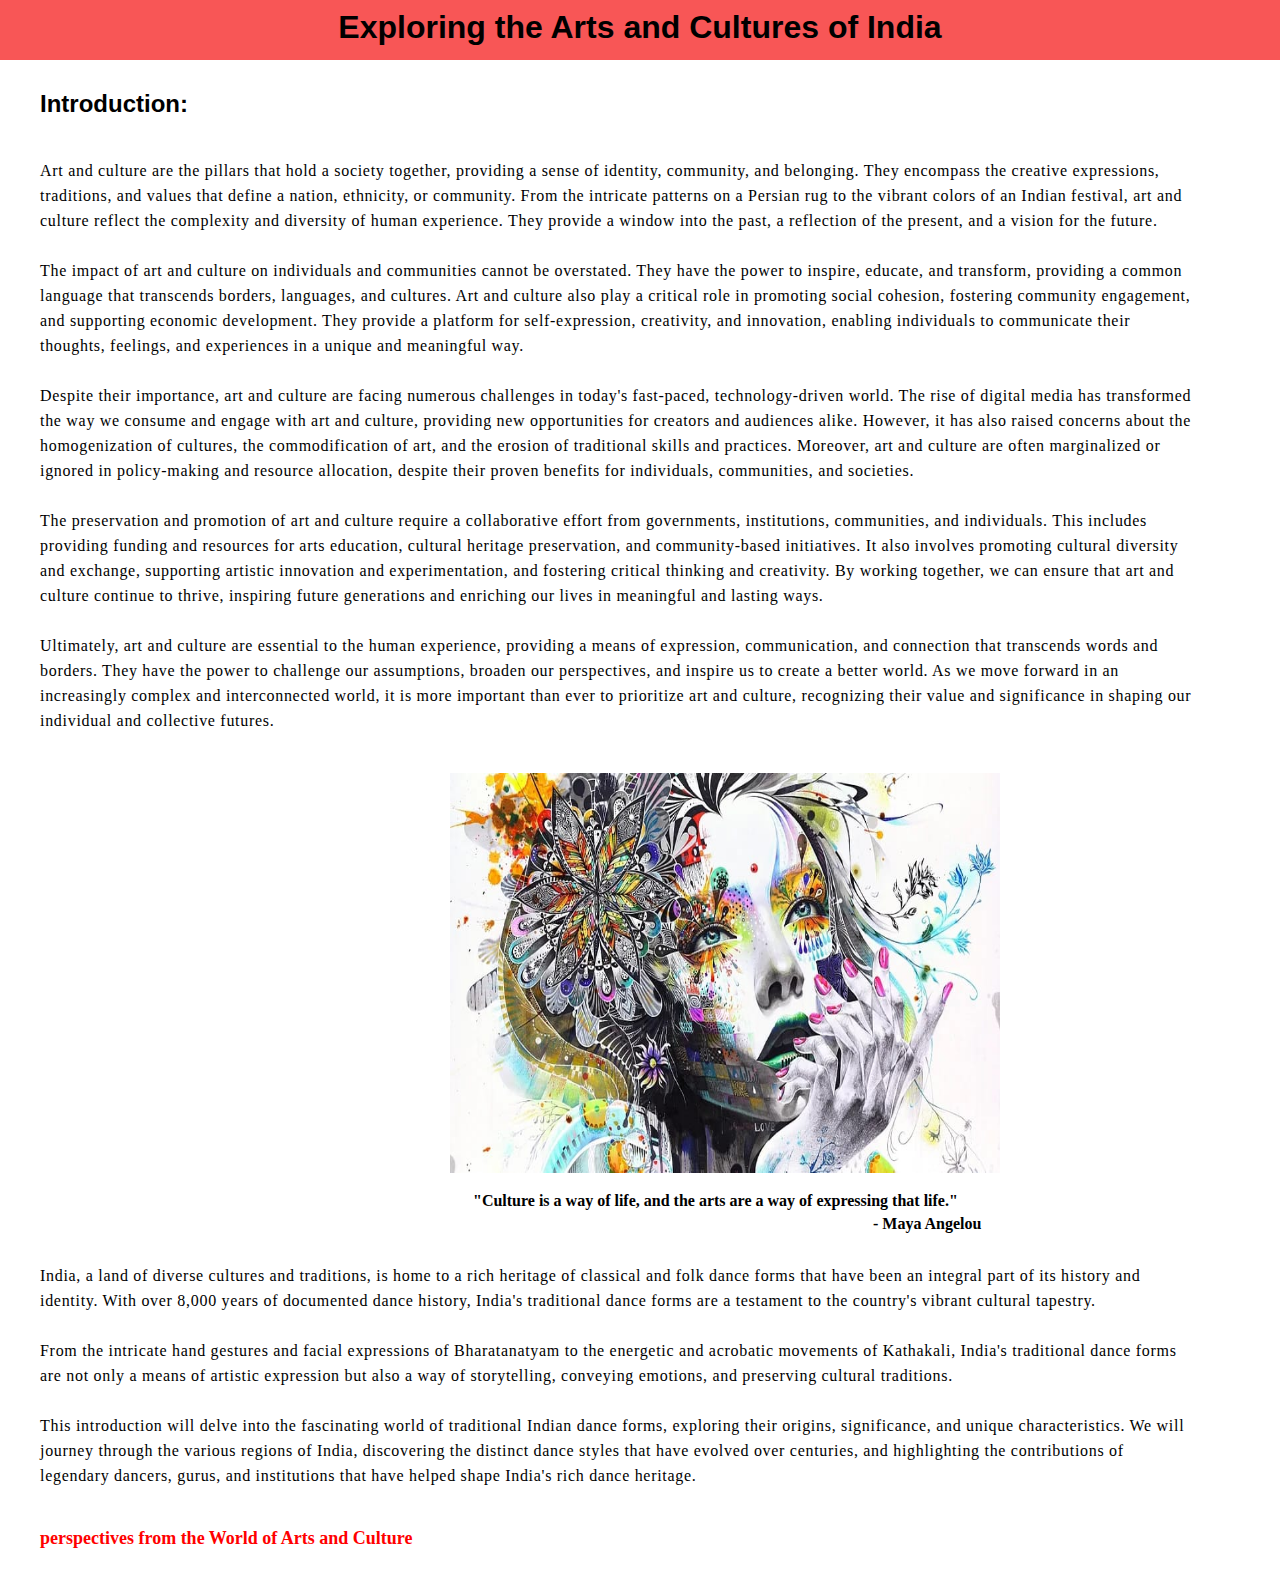
<file: index.html>
<!DOCTYPE html>
<html lang="en">
<head>
    <meta charset="UTF-8">
    <meta name="viewport" content="width=device-width, initial-scale=1.0">
    <title>Arts and Culture</title>
    <link rel="stylesheet" href="index.css">
</head>
<body>
    <div class="header">
        <h1>Exploring the Arts and Cultures of India</h2>
    </div>
    <h2>Introduction:</h2>
    <div class="desc">
    <p>Art and culture are the pillars that hold a society together, providing a sense of identity, community, and belonging. They encompass the creative expressions, traditions, and values that define a nation, ethnicity, or community. From the intricate patterns on a Persian rug to the vibrant colors of an Indian festival, art and culture reflect the complexity and diversity of human experience. They provide a window into the past, a reflection of the present, and a vision for the future.
    <br><br>
    The impact of art and culture on individuals and communities cannot be overstated. They have the power to inspire, educate, and transform, providing a common language that transcends borders, languages, and cultures. Art and culture also play a critical role in promoting social cohesion, fostering community engagement, and supporting economic development. They provide a platform for self-expression, creativity, and innovation, enabling individuals to communicate their thoughts, feelings, and experiences in a unique and meaningful way.
    <br><br>Despite their importance, art and culture are facing numerous challenges in today's fast-paced, technology-driven world. The rise of digital media has transformed the way we consume and engage with art and culture, providing new opportunities for creators and audiences alike. However, it has also raised concerns about the homogenization of cultures, the commodification of art, and the erosion of traditional skills and practices. Moreover, art and culture are often marginalized or ignored in policy-making and resource allocation, despite their proven benefits for individuals, communities, and societies.
    <br><br>
    The preservation and promotion of art and culture require a collaborative effort from governments, institutions, communities, and individuals. This includes providing funding and resources for arts education, cultural heritage preservation, and community-based initiatives. It also involves promoting cultural diversity and exchange, supporting artistic innovation and experimentation, and fostering critical thinking and creativity. By working together, we can ensure that art and culture continue to thrive, inspiring future generations and enriching our lives in meaningful and lasting ways.
    <br><br>
     Ultimately, art and culture are essential to the human experience, providing a means of expression, communication, and connection that transcends words and borders. They have the power to challenge our assumptions, broaden our perspectives, and inspire us to create a better world. As we move forward in an increasingly complex and interconnected world, it is more important than ever to prioritize art and culture, recognizing their value and significance in shaping our individual and collective futures.

    </p></div>
    
    <div class="card">
    <img src="home.jpg" alt="art image">
     <h4>"Culture is a way of life, and the arts are a way of expressing that life." <p>- Maya Angelou</p>
    </h4>   
</div>
    
    <div class="desc">
        <p>India, a land of diverse cultures and traditions, is home to a rich heritage of classical and folk dance forms that have been an integral part of its history and identity. With over 8,000 years of documented dance history, India's traditional dance forms are a testament to the country's vibrant cultural tapestry.
        <br><br>
        From the intricate hand gestures and facial expressions of Bharatanatyam to the energetic and acrobatic movements of Kathakali, India's traditional dance forms are not only a means of artistic expression but also a way of storytelling, conveying emotions, and preserving cultural traditions.
        <br><br>
        This introduction will delve into the fascinating world of traditional Indian dance forms, exploring their origins, significance, and unique characteristics. We will journey through the various regions of India, discovering the distinct dance styles that have evolved over centuries, and highlighting the contributions of legendary dancers, gurus, and institutions that have helped shape India's rich dance heritage.
        
    </div>
    
    <a href="ac.html"><p>perspectives from the World of Arts and Culture</p></a>
    <br>
     
    
    
</body>
</html>
</file>
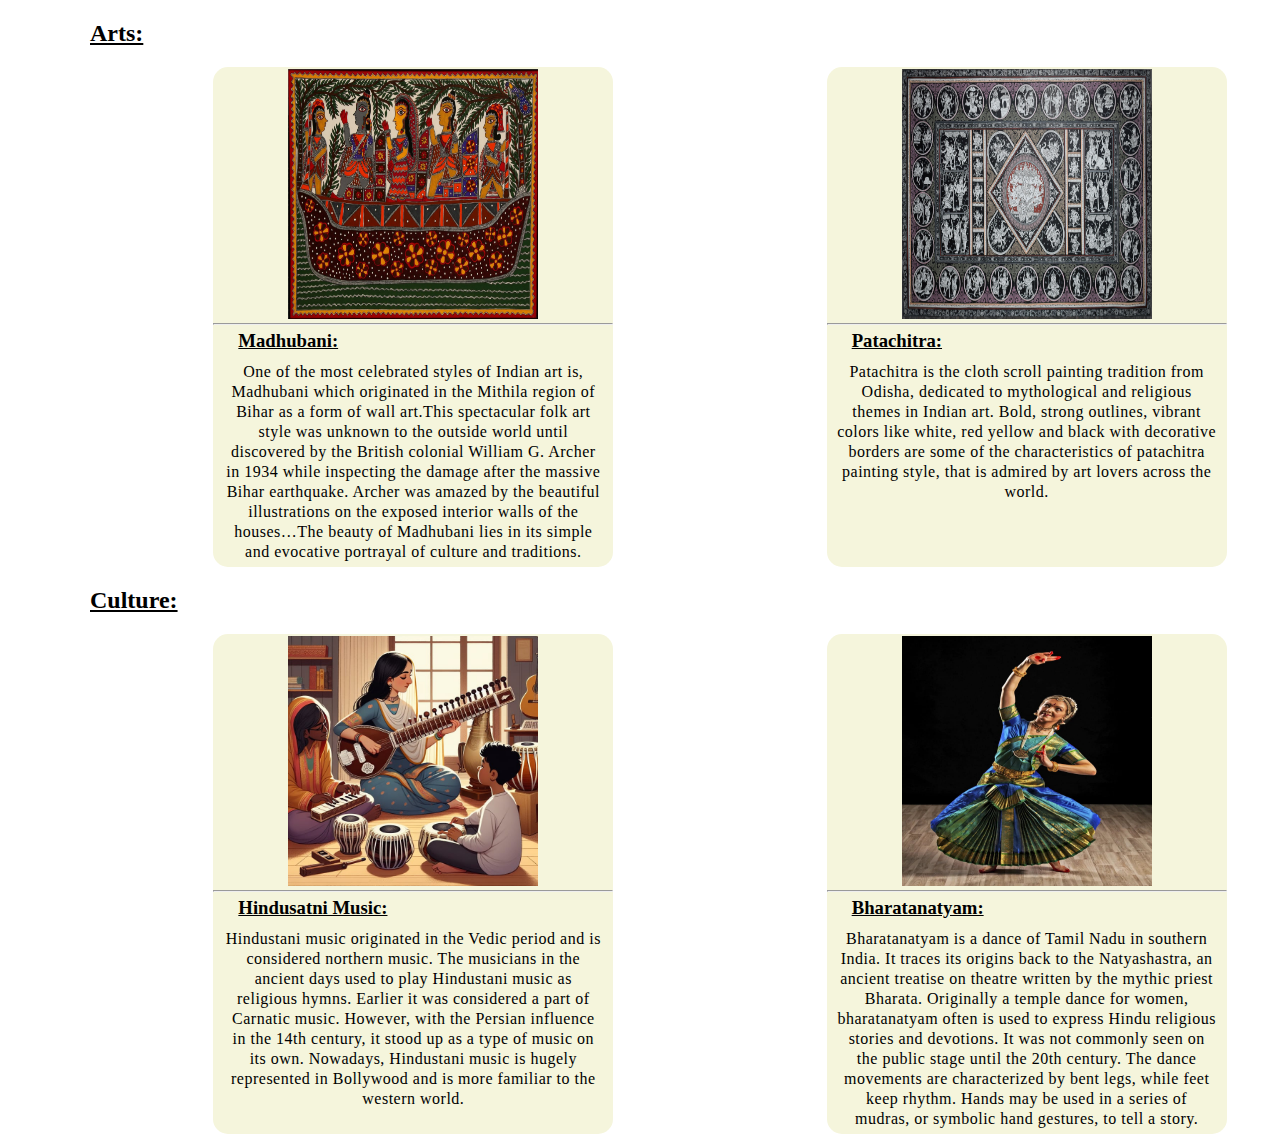
<file: ac.html>
<!DOCTYPE html>
<html lang="en">
<head>
    <meta charset="UTF-8">
    <meta name="viewport" content="width=device-width, initial-scale=1.0">
    <title>Arts and Culture</title>
    <link rel="stylesheet" href="ac.css">
</head>
<body>
    
        <h2>Arts:</h2>
    
    <div class="container">
        <div class="card">
            <img src="madhu.png" alt="picture" >
            <hr>
            <h3>Madhubani:</h3>
            <p>One of the most celebrated styles of Indian art is, Madhubani which originated in the Mithila region of Bihar as a form of wall art.This spectacular folk art style was unknown to the outside world until discovered by the British colonial William G. Archer in 1934 while inspecting the damage after the massive Bihar earthquake. Archer was amazed by the beautiful illustrations on the exposed interior walls of the houses…The beauty of Madhubani lies in its simple and evocative portrayal of culture and traditions.</p>
        </div>
        <div class="card">
            <img src="pada.png" alt="picture">
            <hr>
            <h3>Patachitra:</h3>
            <p>Patachitra is the cloth scroll painting tradition from Odisha, dedicated to mythological and religious themes in Indian art. Bold, strong outlines, vibrant colors like white, red yellow and black with decorative borders are some of the characteristics of patachitra painting style, that is admired by art lovers across the world.
            </p>
        </div>
    </div>

    
        <h2>Culture:</h2>
    
    <div class="container">
        <div class="card">
            <img src="hindusatni.jpg" alt="picture">
            <hr>
            <h3>Hindusatni Music:</h3>
            <p>Hindustani music originated in the Vedic period and is considered northern music. The musicians in the ancient days used to play Hindustani music as religious hymns. Earlier it was considered a part of Carnatic music. However, with the Persian influence in the 14th century, it stood up as a type of music on its own. Nowadays, Hindustani music is hugely represented in Bollywood and is more familiar to the western world.
            </p>
        </div>
        <div class="card">
            <img src="dance.jpg" alt="picture">
            <hr>
            <h3>Bharatanatyam:</h3>
            <p>Bharatanatyam is a dance of Tamil Nadu in southern India. It traces its origins back to the Natyashastra, an ancient treatise on theatre written by the mythic priest Bharata. Originally a temple dance for women, bharatanatyam often is used to express Hindu religious stories and devotions. It was not commonly seen on the public stage until the 20th century. The dance movements are characterized by bent legs, while feet keep rhythm. Hands may be used in a series of mudras, or symbolic hand gestures, to tell a story.</p>
        </div>
    </div>


</body>
</html>
</file>
<file: index.css>
*{
    margin: 0px;
    padding: 0px;
    
}


.header{
    height:60px;
    width:100%;
    background-color: rgb(248, 86, 86);
    text-align: center;
}
.header h1{
    color:black;
    font-family:'Franklin Gothic Medium', 'Arial Narrow', Arial, sans-serif;
    padding: 9px;
    
}
h2{
    padding-left: 40px;
    padding-top: 30px;
    font-family: 'Gill Sans', 'Gill Sans MT', Calibri, 'Trebuchet MS', sans-serif;
}

.desc {
    width:90%;
    padding: 40px;
    
}
.desc p{
    line-height: 25px;
    letter-spacing: 0.7px;
}
.card {
    width:600px;
    height:450px ;
    padding-left:450px ;
    
}
.card img{
    width:550px;
    height: 400px;
    
}
h4{
    padding-top: 15px;
    padding-left: 23px;
}
h4 p{
    padding-left:400px ;
    padding-top: 5px;
}

a{
    text-decoration: none;
    color: red;
    font-size: large;
    font-weight: 800;
    
}
a p{
    padding-left: 40px;
}
a:hover{
    text-decoration: underline;
    color: blueviolet;
}
</file>
<file: ac.css>
*{
    margin: 0px;
    padding: 0px;
    
}

h2{
    padding-left: 90px;
    padding-top: 20px;
    text-decoration: underline;
}
img{
    width:250px;
    height: 250px;
}
.container{
    width: 1440px;
    height:500px;
    display: flex;
    flex-wrap: wrap;
    justify-content: space-evenly;
    align-items: center;
    padding-top: 20px;
}
.card{
    width:400px;
    height: 500px;
    border-radius: 15px;
    box-shadow: 2px 2px black 0.5;
    background-color:beige;
}
.card img{
    padding-left: 75px;
    padding-top: 2px;
}
h3{
    padding-left: 25px;
    padding-top: 5px;
    text-decoration: underline;
}

.card p{
    text-align: center;
    letter-spacing: 0.5px;
    padding: 10px;
    line-height: 20px;

}
</file>
